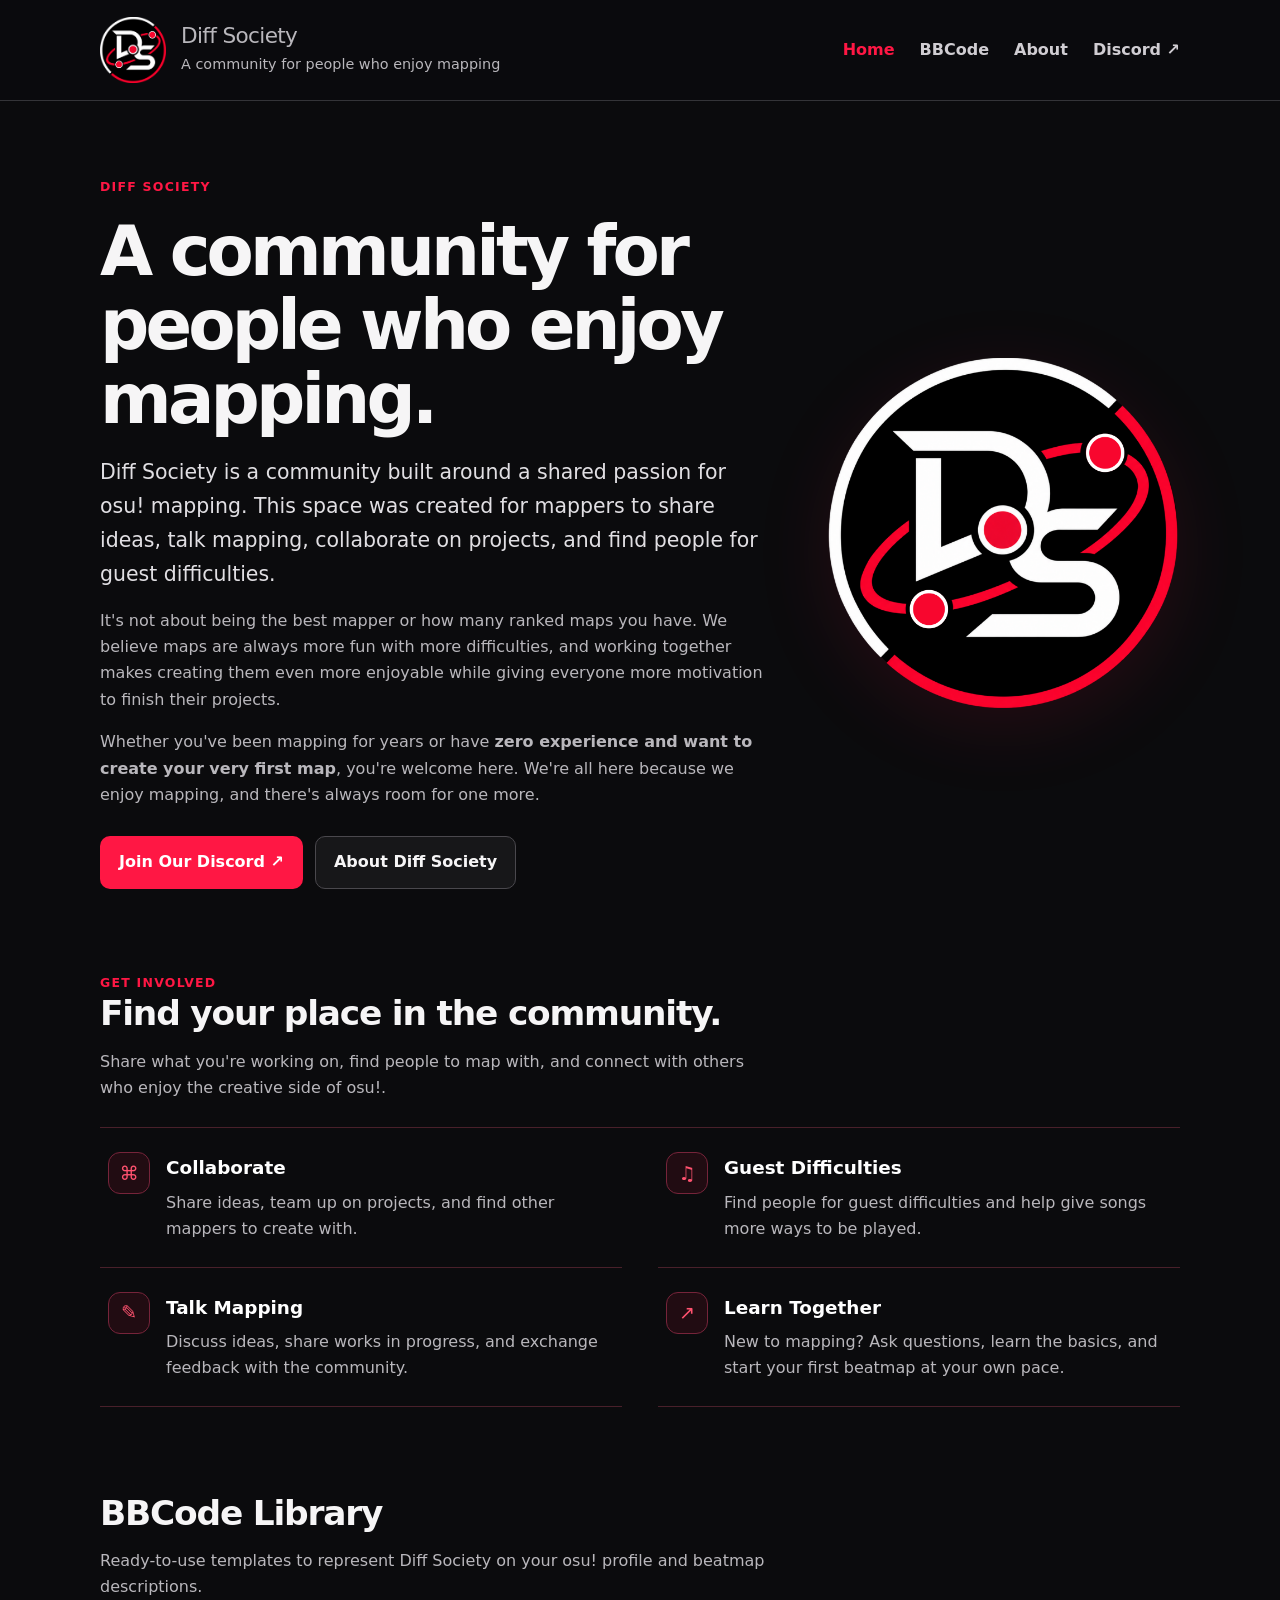
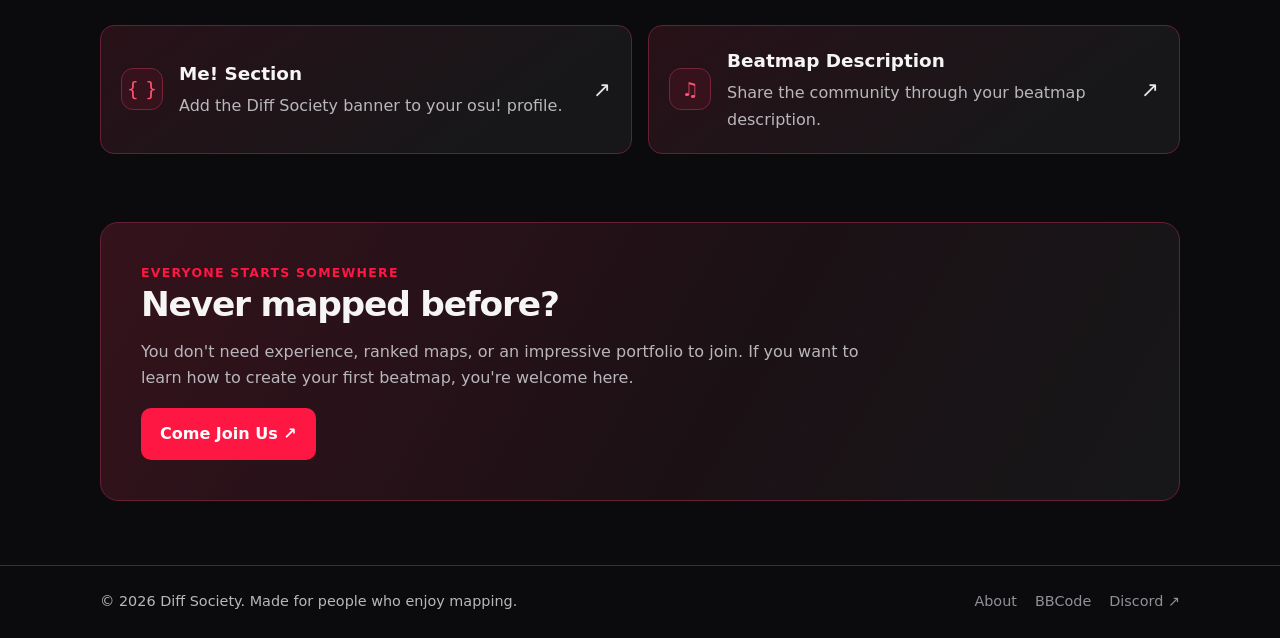
<file: index.html>
<!doctype html>
<html lang="en"><head><meta charset="utf-8"><meta name="viewport" content="width=device-width, initial-scale=1"><meta name="theme-color" content="#0b0b0d"><meta name="description" content="Diff Society is an osu! mapping community for people who enjoy mapping, sharing ideas, and collaborating."><title>Home | Diff Society</title><link rel="icon" type="image/png" href="/assets/diff-society-logo.png"><link rel="stylesheet" href="/styles.css"><script src="/script.js" defer></script></head>
<body><header class="site-header"><div class="header-inner"><a class="brand" href="/" aria-label="Diff Society home"><img src="/assets/diff-society-logo.png" alt="Diff Society logo"><div><p class="brand-name">Diff Society</p><p class="brand-tagline">A community for people who enjoy mapping</p></div></a><button class="menu-toggle" type="button" aria-expanded="false" aria-controls="site-nav" aria-label="Toggle navigation">☰</button><nav class="nav" id="site-nav" aria-label="Main navigation"><a href="/" aria-current="page">Home</a>
<a href="/bbcode/">BBCode</a>
<a href="/about/">About</a>
<a href="https://discord.gg/DzFFTmM8br">Discord ↗</a></nav></div></header><main>

<section class="hero hero-layout"><div class="hero-copy"><p class="eyebrow">Diff Society</p><h1>A community for people who enjoy mapping.</h1>
<p class="lead">Diff Society is a community built around a shared passion for osu! mapping. This space was created for mappers to share ideas, talk mapping, collaborate on projects, and find people for guest difficulties.</p>
<p>It's not about being the best mapper or how many ranked maps you have. We believe maps are always more fun with more difficulties, and working together makes creating them even more enjoyable while giving everyone more motivation to finish their projects.</p>
<p>Whether you've been mapping for years or have <strong>zero experience and want to create your very first map</strong>, you're welcome here. We're all here because we enjoy mapping, and there's always room for one more.</p>
<div class="actions"><a class="button button-primary" href="https://discord.gg/DzFFTmM8br" target="_blank" rel="noopener noreferrer">Join Our Discord ↗</a><a class="button button-secondary" href="/about/">About Diff Society</a></div></div><div class="hero-mark"><img src="/assets/diff-society-logo.png" alt="Diff Society red and white emblem"></div></section>
<section class="section"><div class="section-intro"><div class="eyebrow">Get involved</div><h2>Find your place in the community.</h2><p>Share what you're working on, find people to map with, and connect with others who enjoy the creative side of osu!.</p></div>
<div class="community-features"><article class="feature-item"><div class="feature-icon">⌘</div><div><h3>Collaborate</h3><p>Share ideas, team up on projects, and find other mappers to create with.</p></div></article><article class="feature-item"><div class="feature-icon">♫</div><div><h3>Guest Difficulties</h3><p>Find people for guest difficulties and help give songs more ways to be played.</p></div></article><article class="feature-item"><div class="feature-icon">✎</div><div><h3>Talk Mapping</h3><p>Discuss ideas, share works in progress, and exchange feedback with the community.</p></div></article><article class="feature-item"><div class="feature-icon">↗</div><div><h3>Learn Together</h3><p>New to mapping? Ask questions, learn the basics, and start your first beatmap at your own pace.</p></div></article></div></section>
<section class="section"><div class="section-intro"><h2>BBCode Library</h2><p>Ready-to-use templates to represent Diff Society on your osu! profile and beatmap descriptions.</p></div><div class="grid">
<a class="link-card" href="/me-section/"><div class="card-icon">{ }</div><div class="link-card-copy"><h3>Me! Section</h3><p>Add the Diff Society banner to your osu! profile.</p></div><span class="arrow">↗</span></a>
<a class="link-card" href="/map-description/"><div class="card-icon">♫</div><div class="link-card-copy"><h3>Beatmap Description</h3><p>Share the community through your beatmap description.</p></div><span class="arrow">↗</span></a></div></section>
<section class="callout"><div class="eyebrow">Everyone starts somewhere</div><h2>Never mapped before?</h2><p>You don't need experience, ranked maps, or an impressive portfolio to join. If you want to learn how to create your first beatmap, you're welcome here.</p><a class="button button-primary" href="https://discord.gg/DzFFTmM8br" target="_blank" rel="noopener noreferrer">Come Join Us ↗</a></section>
</main><footer class="site-footer"><div class="footer-inner"><p>© <span data-year></span> Diff Society. Made for people who enjoy mapping.</p><div class="footer-links"><a href="/about/">About</a><a href="/bbcode/">BBCode</a><a href="https://discord.gg/DzFFTmM8br" target="_blank" rel="noopener noreferrer">Discord ↗</a></div></div></footer></body></html>
</file>
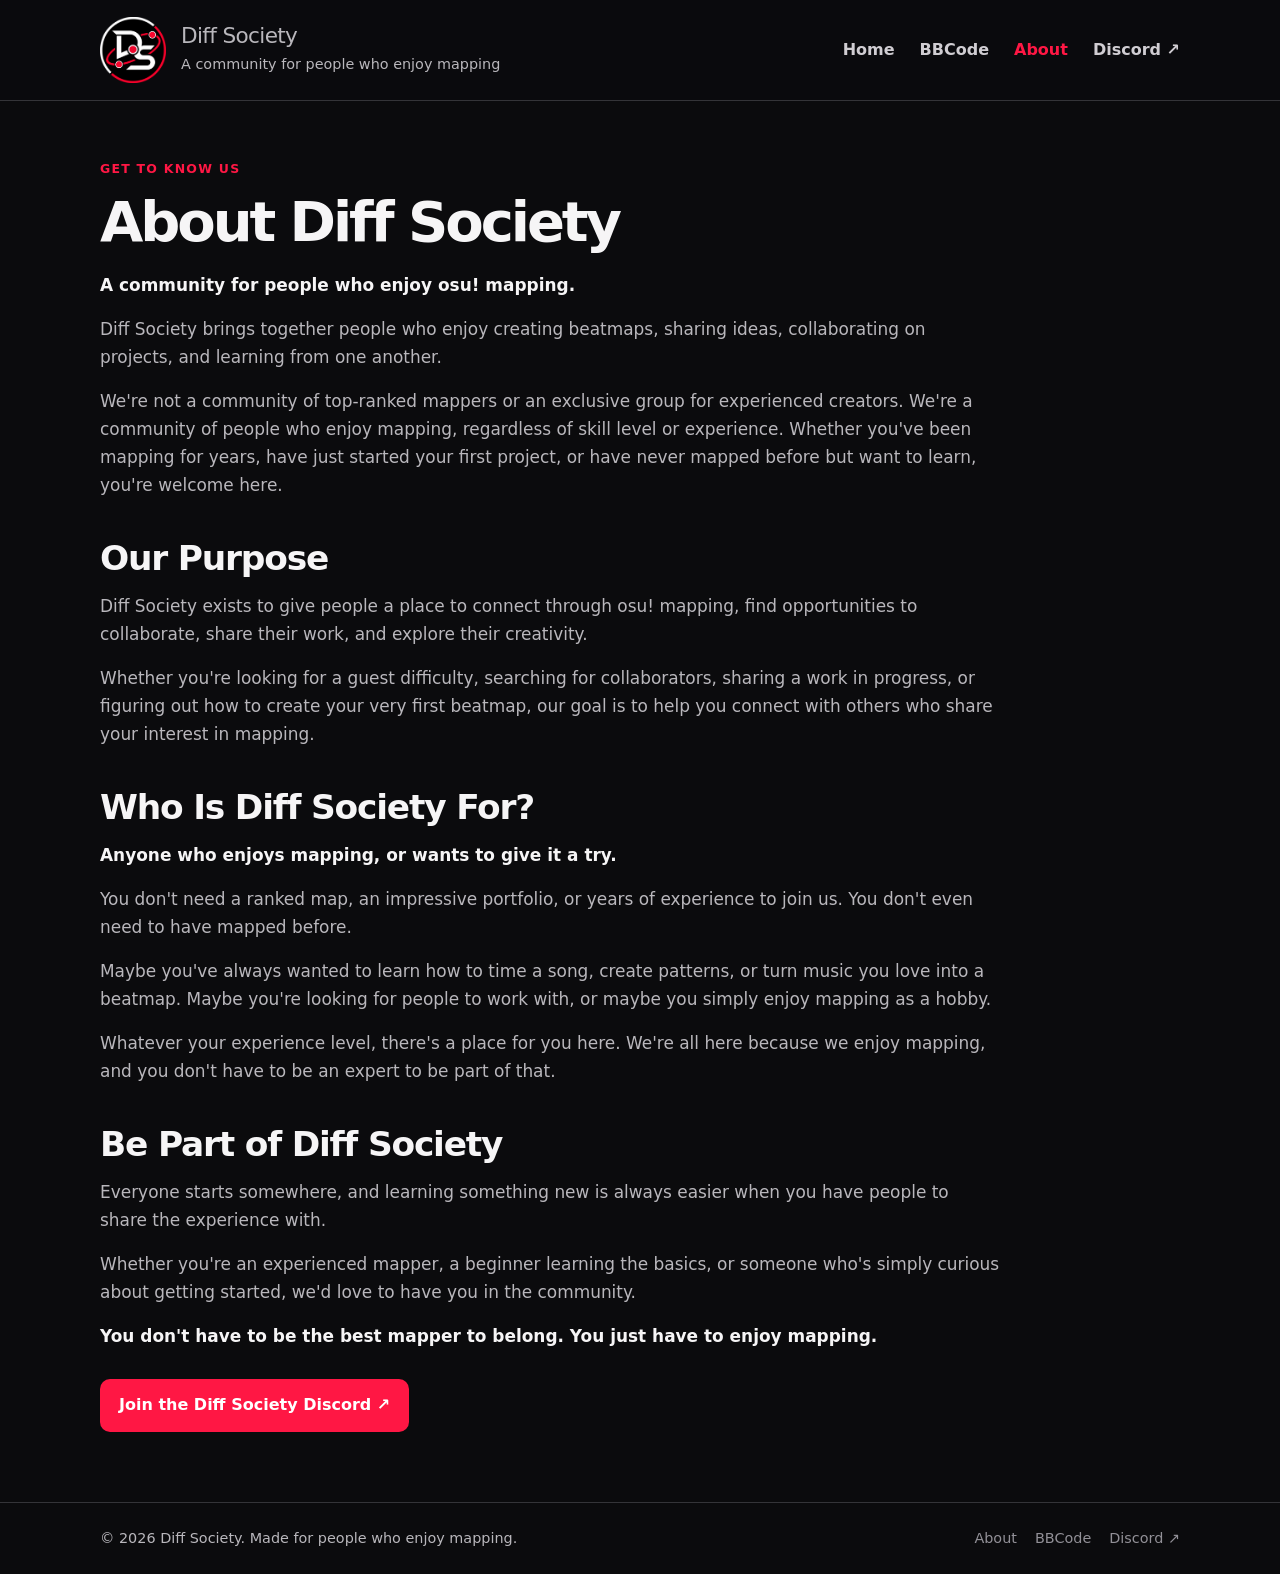
<file: about/index.html>
<!doctype html>
<html lang="en"><head><meta charset="utf-8"><meta name="viewport" content="width=device-width, initial-scale=1"><meta name="theme-color" content="#0b0b0d"><meta name="description" content="Diff Society is an osu! mapping community for people who enjoy mapping, sharing ideas, and collaborating."><title>About | Diff Society</title><link rel="icon" type="image/png" href="/assets/diff-society-logo.png"><link rel="stylesheet" href="/styles.css"><script src="/script.js" defer></script></head>
<body><header class="site-header"><div class="header-inner"><a class="brand" href="/" aria-label="Diff Society home"><img src="/assets/diff-society-logo.png" alt="Diff Society logo"><div><p class="brand-name">Diff Society</p><p class="brand-tagline">A community for people who enjoy mapping</p></div></a><button class="menu-toggle" type="button" aria-expanded="false" aria-controls="site-nav" aria-label="Toggle navigation">☰</button><nav class="nav" id="site-nav" aria-label="Main navigation"><a href="/">Home</a>
<a href="/bbcode/">BBCode</a>
<a href="/about/" aria-current="page">About</a>
<a href="https://discord.gg/DzFFTmM8br">Discord ↗</a></nav></div></header><main>

<article class="prose"><div class="page-label">Get to know us</div><h1>About Diff Society</h1><p class="lead"><strong>A community for people who enjoy osu! mapping.</strong></p>
<p>Diff Society brings together people who enjoy creating beatmaps, sharing ideas, collaborating on projects, and learning from one another.</p>
<p>We're not a community of top-ranked mappers or an exclusive group for experienced creators. We're a community of people who enjoy mapping, regardless of skill level or experience. Whether you've been mapping for years, have just started your first project, or have never mapped before but want to learn, you're welcome here.</p>
<h2>Our Purpose</h2><p>Diff Society exists to give people a place to connect through osu! mapping, find opportunities to collaborate, share their work, and explore their creativity.</p><p>Whether you're looking for a guest difficulty, searching for collaborators, sharing a work in progress, or figuring out how to create your very first beatmap, our goal is to help you connect with others who share your interest in mapping.</p>
<h2>Who Is Diff Society For?</h2><p><strong>Anyone who enjoys mapping, or wants to give it a try.</strong></p><p>You don't need a ranked map, an impressive portfolio, or years of experience to join us. You don't even need to have mapped before.</p><p>Maybe you've always wanted to learn how to time a song, create patterns, or turn music you love into a beatmap. Maybe you're looking for people to work with, or maybe you simply enjoy mapping as a hobby.</p><p>Whatever your experience level, there's a place for you here. We're all here because we enjoy mapping, and you don't have to be an expert to be part of that.</p>
<h2>Be Part of Diff Society</h2><p>Everyone starts somewhere, and learning something new is always easier when you have people to share the experience with.</p><p>Whether you're an experienced mapper, a beginner learning the basics, or someone who's simply curious about getting started, we'd love to have you in the community.</p><p><strong>You don't have to be the best mapper to belong. You just have to enjoy mapping.</strong></p><div class="actions"><a class="button button-primary" href="https://discord.gg/DzFFTmM8br" target="_blank" rel="noopener noreferrer">Join the Diff Society Discord ↗</a></div></article>
</main><footer class="site-footer"><div class="footer-inner"><p>© <span data-year></span> Diff Society. Made for people who enjoy mapping.</p><div class="footer-links"><a href="/about/">About</a><a href="/bbcode/">BBCode</a><a href="https://discord.gg/DzFFTmM8br" target="_blank" rel="noopener noreferrer">Discord ↗</a></div></div></footer></body></html>
</file>
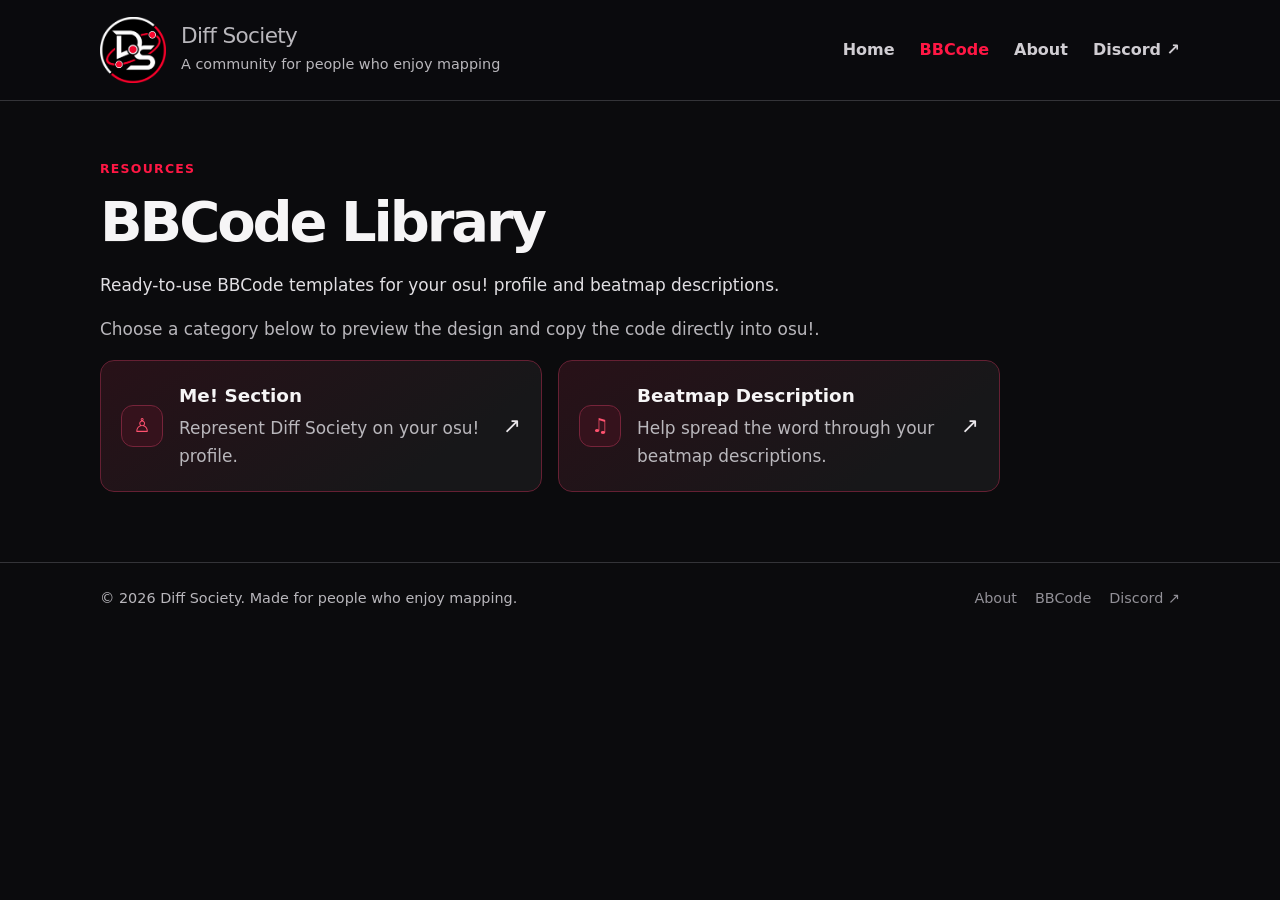
<file: bbcode/index.html>
<!doctype html>
<html lang="en"><head><meta charset="utf-8"><meta name="viewport" content="width=device-width, initial-scale=1"><meta name="theme-color" content="#0b0b0d"><meta name="description" content="Diff Society is an osu! mapping community for people who enjoy mapping, sharing ideas, and collaborating."><title>BBCode Library | Diff Society</title><link rel="icon" type="image/png" href="/assets/diff-society-logo.png"><link rel="stylesheet" href="/styles.css"><script src="/script.js" defer></script></head>
<body><header class="site-header"><div class="header-inner"><a class="brand" href="/" aria-label="Diff Society home"><img src="/assets/diff-society-logo.png" alt="Diff Society logo"><div><p class="brand-name">Diff Society</p><p class="brand-tagline">A community for people who enjoy mapping</p></div></a><button class="menu-toggle" type="button" aria-expanded="false" aria-controls="site-nav" aria-label="Toggle navigation">☰</button><nav class="nav" id="site-nav" aria-label="Main navigation"><a href="/">Home</a>
<a href="/bbcode/" aria-current="page">BBCode</a>
<a href="/about/">About</a>
<a href="https://discord.gg/DzFFTmM8br">Discord ↗</a></nav></div></header><main>

<section class="prose"><div class="page-label">Resources</div><h1>BBCode Library</h1><p class="lead">Ready-to-use BBCode templates for your osu! profile and beatmap descriptions.</p><p>Choose a category below to preview the design and copy the code directly into osu!.</p>
<div class="grid"><a class="link-card" href="/me-section/"><div class="card-icon">♙</div><div class="link-card-copy"><h3>Me! Section</h3><p>Represent Diff Society on your osu! profile.</p></div><span class="arrow">↗</span></a><a class="link-card" href="/map-description/"><div class="card-icon">♫</div><div class="link-card-copy"><h3>Beatmap Description</h3><p>Help spread the word through your beatmap descriptions.</p></div><span class="arrow">↗</span></a></div></section>
</main><footer class="site-footer"><div class="footer-inner"><p>© <span data-year></span> Diff Society. Made for people who enjoy mapping.</p><div class="footer-links"><a href="/about/">About</a><a href="/bbcode/">BBCode</a><a href="https://discord.gg/DzFFTmM8br" target="_blank" rel="noopener noreferrer">Discord ↗</a></div></div></footer></body></html>
</file>
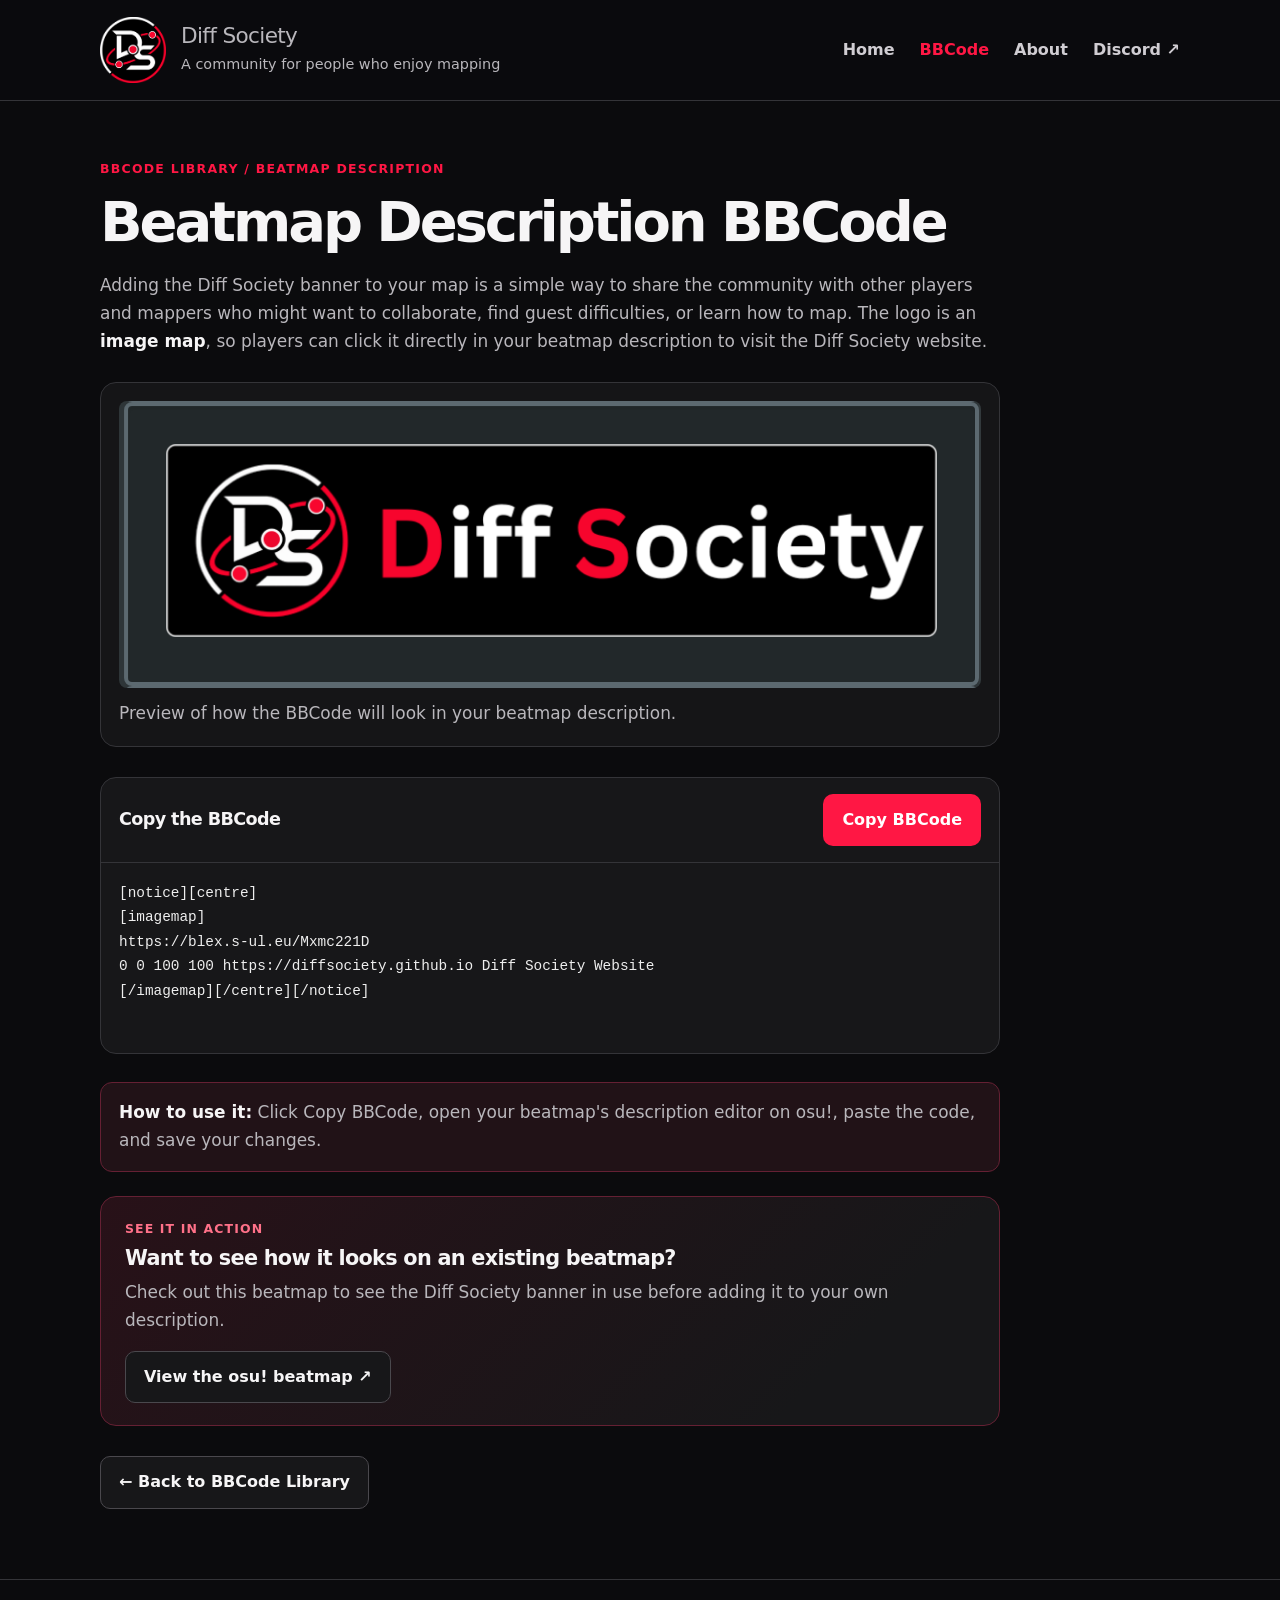
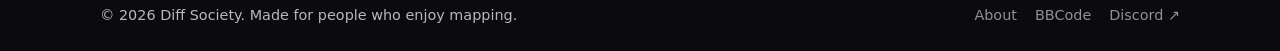
<file: map-description/index.html>
<!doctype html>
<html lang="en"><head><meta charset="utf-8"><meta name="viewport" content="width=device-width, initial-scale=1"><meta name="theme-color" content="#0b0b0d"><meta name="description" content="Diff Society is an osu! mapping community for people who enjoy mapping, sharing ideas, and collaborating."><title>Beatmap Description BBCode | Diff Society</title><link rel="icon" type="image/png" href="/assets/diff-society-logo.png"><link rel="stylesheet" href="/styles.css"><script src="/script.js" defer></script></head>
<body><header class="site-header"><div class="header-inner"><a class="brand" href="/" aria-label="Diff Society home"><img src="/assets/diff-society-logo.png" alt="Diff Society logo"><div><p class="brand-name">Diff Society</p><p class="brand-tagline">A community for people who enjoy mapping</p></div></a><button class="menu-toggle" type="button" aria-expanded="false" aria-controls="site-nav" aria-label="Toggle navigation">☰</button><nav class="nav" id="site-nav" aria-label="Main navigation"><a href="/">Home</a>
<a href="/bbcode/" aria-current="page">BBCode</a>
<a href="/about/">About</a>
<a href="https://discord.gg/DzFFTmM8br">Discord ↗</a></nav></div></header><main>

<section class="prose"><div class="page-label">BBCode Library / Beatmap Description</div><h1>Beatmap Description BBCode</h1>
<p>Adding the Diff Society banner to your map is a simple way to share the community with other players and mappers who might want to collaborate, find guest difficulties, or learn how to map. The logo is an <strong>image map</strong>, so players can click it directly in your beatmap description to visit the Diff Society website.</p>
<div class="preview-frame"><img src="/assets/map-description-preview.png" alt="Preview of the Diff Society beatmap description banner"><p class="preview-caption">Preview of how the BBCode will look in your beatmap description.</p></div>
<div class="code-panel"><div class="code-heading"><h2>Copy the BBCode</h2><button class="button button-primary" type="button" data-copy-target="map-code" data-copy-status="map-status">Copy BBCode</button></div><div class="code-content"><pre id="map-code">[notice][centre]
[imagemap]
https://blex.s-ul.eu/Mxmc221D
0 0 100 100 https://diffsociety.github.io Diff Society Website
[/imagemap][/centre][/notice]</pre><p class="copy-status" id="map-status" aria-live="polite"></p></div></div>
<div class="note"><p><strong>How to use it:</strong> Click Copy BBCode, open your beatmap's description editor on osu!, paste the code, and save your changes.</p></div>
<div class="example-link"><p class="example-kicker">See it in action</p><h2>Want to see how it looks on an existing beatmap?</h2><p>Check out this beatmap to see the Diff Society banner in use before adding it to your own description.</p><a class="button button-secondary" href="https://osu.ppy.sh/beatmapsets/2603941#osu/5823912" target="_blank" rel="noopener noreferrer">View the osu! beatmap ↗</a></div>
<a class="button button-secondary" href="/bbcode/">← Back to BBCode Library</a></section>
</main><footer class="site-footer"><div class="footer-inner"><p>© <span data-year></span> Diff Society. Made for people who enjoy mapping.</p><div class="footer-links"><a href="/about/">About</a><a href="/bbcode/">BBCode</a><a href="https://discord.gg/DzFFTmM8br" target="_blank" rel="noopener noreferrer">Discord ↗</a></div></div></footer></body></html>
</file>
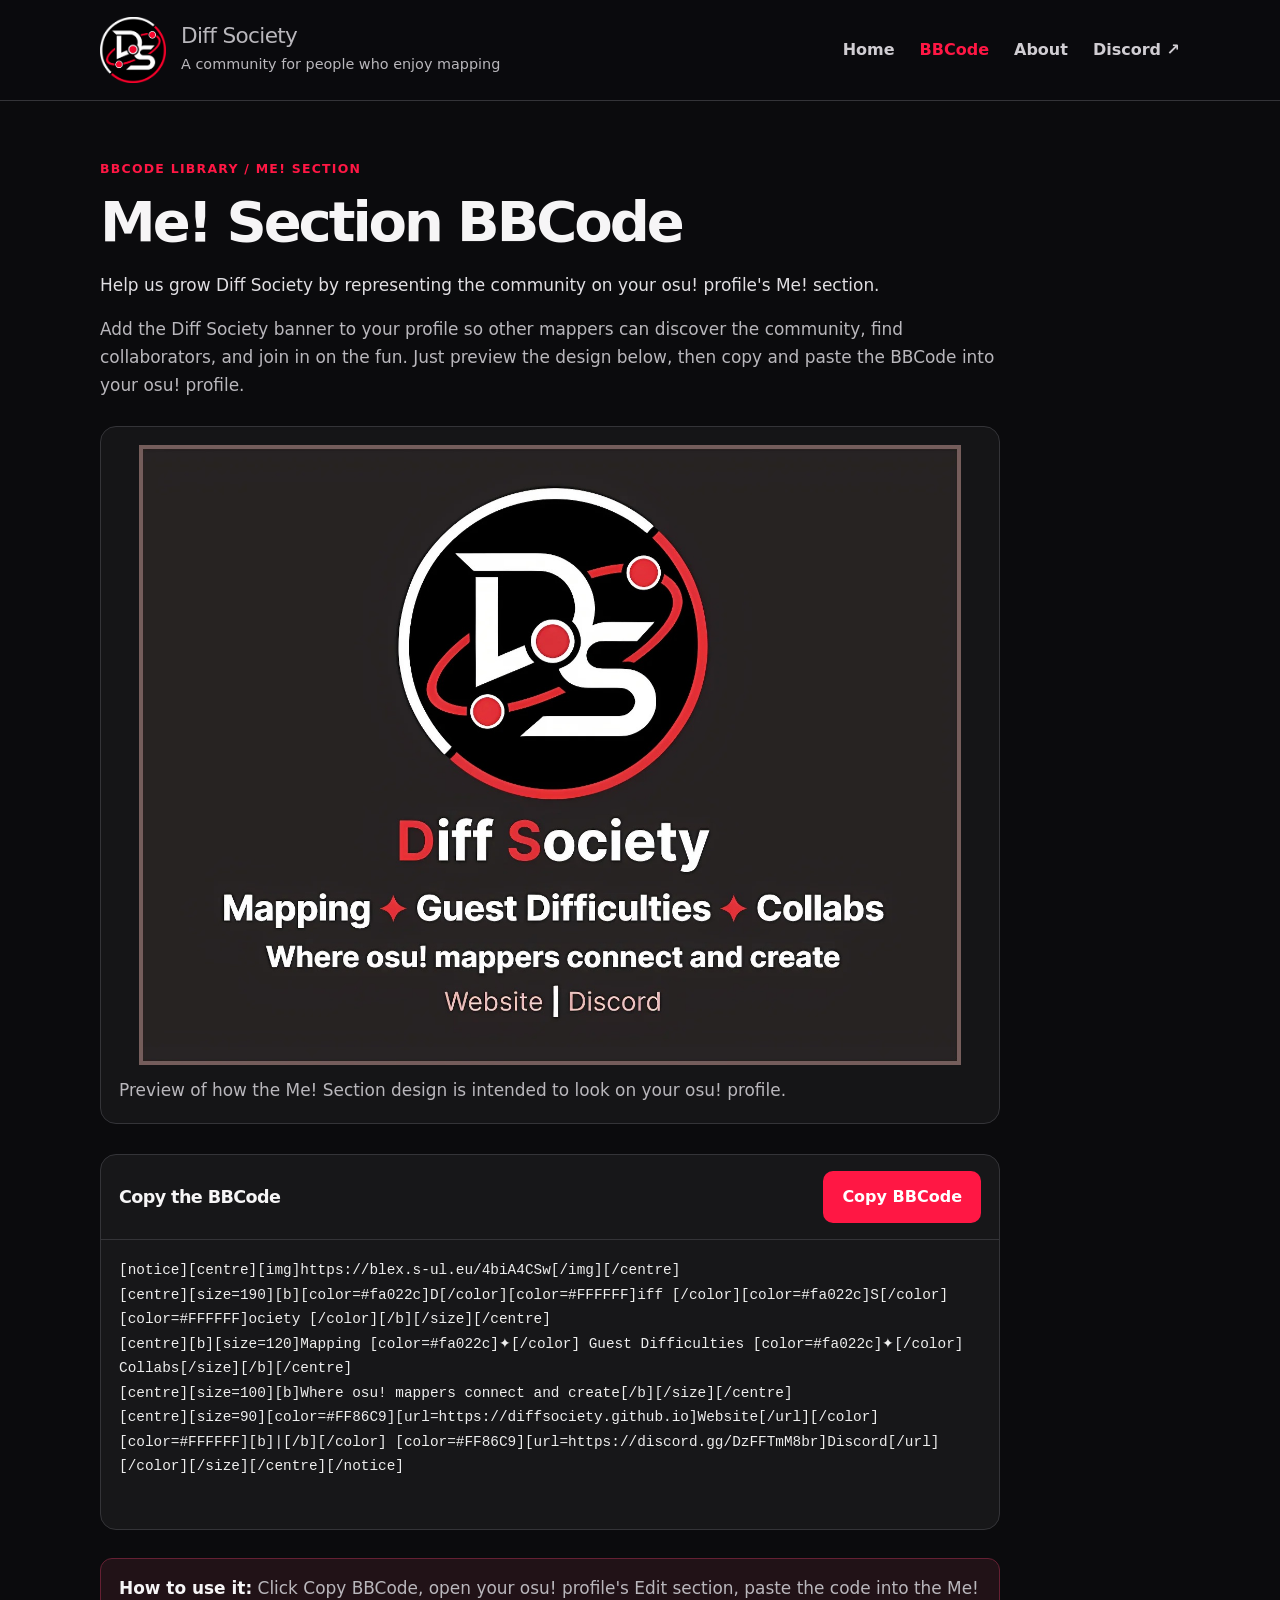
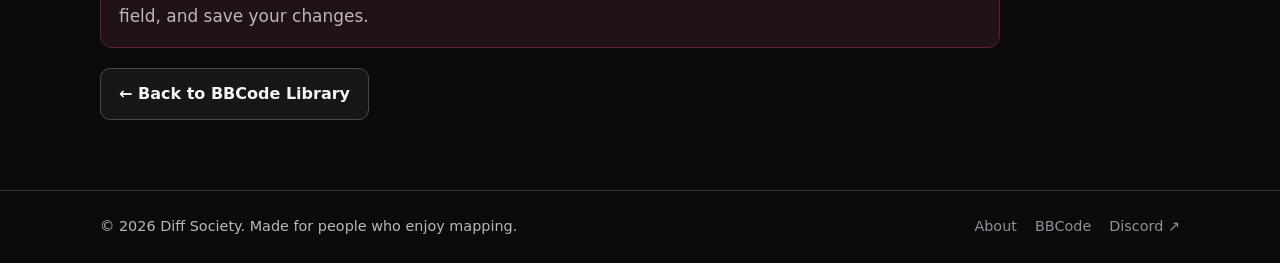
<file: me-section/index.html>
<!doctype html>
<html lang="en"><head><meta charset="utf-8"><meta name="viewport" content="width=device-width, initial-scale=1"><meta name="theme-color" content="#0b0b0d"><meta name="description" content="Diff Society is an osu! mapping community for people who enjoy mapping, sharing ideas, and collaborating."><title>Me! Section BBCode | Diff Society</title><link rel="icon" type="image/png" href="/assets/diff-society-logo.png"><link rel="stylesheet" href="/styles.css"><script src="/script.js" defer></script></head>
<body><header class="site-header"><div class="header-inner"><a class="brand" href="/" aria-label="Diff Society home"><img src="/assets/diff-society-logo.png" alt="Diff Society logo"><div><p class="brand-name">Diff Society</p><p class="brand-tagline">A community for people who enjoy mapping</p></div></a><button class="menu-toggle" type="button" aria-expanded="false" aria-controls="site-nav" aria-label="Toggle navigation">☰</button><nav class="nav" id="site-nav" aria-label="Main navigation"><a href="/">Home</a>
<a href="/bbcode/" aria-current="page">BBCode</a>
<a href="/about/">About</a>
<a href="https://discord.gg/DzFFTmM8br">Discord ↗</a></nav></div></header><main>

<section class="prose"><div class="page-label">BBCode Library / Me! Section</div><h1>Me! Section BBCode</h1>
<p class="lead">Help us grow Diff Society by representing the community on your osu! profile's Me! section.</p>
<p>Add the Diff Society banner to your profile so other mappers can discover the community, find collaborators, and join in on the fun. Just preview the design below, then copy and paste the BBCode into your osu! profile.</p>
<div class="preview-frame"><img src="/assets/me-section-preview.jpg" alt="Preview of the Diff Society Me! Section profile banner"><p class="preview-caption">Preview of how the Me! Section design is intended to look on your osu! profile.</p></div>
<div class="code-panel"><div class="code-heading"><h2>Copy the BBCode</h2><button class="button button-primary" type="button" data-copy-target="me-code" data-copy-status="me-status">Copy BBCode</button></div><div class="code-content"><pre id="me-code">[notice][centre][img]https://blex.s-ul.eu/4biA4CSw[/img][/centre]
[centre][size=190][b][color=#fa022c]D[/color][color=#FFFFFF]iff [/color][color=#fa022c]S[/color][color=#FFFFFF]ociety [/color][/b][/size][/centre]
[centre][b][size=120]Mapping [color=#fa022c]✦[/color] Guest Difficulties [color=#fa022c]✦[/color] Collabs[/size][/b][/centre]
[centre][size=100][b]Where osu! mappers connect and create[/b][/size][/centre]
[centre][size=90][color=#FF86C9][url=https://diffsociety.github.io]Website[/url][/color] [color=#FFFFFF][b]|[/b][/color] [color=#FF86C9][url=https://discord.gg/DzFFTmM8br]Discord[/url][/color][/size][/centre][/notice]</pre><p class="copy-status" id="me-status" aria-live="polite"></p></div></div>
<div class="note"><p><strong>How to use it:</strong> Click Copy BBCode, open your osu! profile's Edit section, paste the code into the Me! field, and save your changes.</p></div>
<a class="button button-secondary" href="/bbcode/">← Back to BBCode Library</a></section>
</main><footer class="site-footer"><div class="footer-inner"><p>© <span data-year></span> Diff Society. Made for people who enjoy mapping.</p><div class="footer-links"><a href="/about/">About</a><a href="/bbcode/">BBCode</a><a href="https://discord.gg/DzFFTmM8br" target="_blank" rel="noopener noreferrer">Discord ↗</a></div></div></footer></body></html>
</file>
<file: styles.css>
:root{--bg:#0b0b0d;--panel:#171719;--panel2:#202023;--text:#f6f5f6;--muted:#b9b7bc;--red:#ff1744;--border:#343438;--max:1080px}
*{box-sizing:border-box}html{scroll-behavior:smooth}body{margin:0;background:var(--bg);color:var(--text);font-family:Inter,ui-sans-serif,system-ui,-apple-system,BlinkMacSystemFont,"Segoe UI",sans-serif;line-height:1.65}
a{color:inherit;text-decoration:none}a:focus-visible,button:focus-visible{outline:2px solid var(--red);outline-offset:4px}
.site-header{border-bottom:1px solid var(--border);background:rgba(11,11,13,.96)}
.header-inner{width:min(var(--max),calc(100% - 40px));margin:auto;min-height:100px;display:flex;align-items:center;justify-content:space-between;gap:24px}
.brand{display:flex;align-items:center;gap:15px;min-width:0}.brand img{width:66px;height:66px;object-fit:contain}.brand-name{margin:0;font-size:1.35rem;line-height:1.2;letter-spacing:-.03em}.brand-tagline{margin:4px 0 0;color:var(--muted);font-size:.9rem}
.nav{display:flex;align-items:center;gap:25px;flex-wrap:wrap}.nav a{color:#d0cdd2;font-weight:600}.nav a:hover,.nav a[aria-current=page]{color:var(--red)}
.menu-toggle{display:none;color:var(--text);border:1px solid var(--border);background:var(--panel);border-radius:10px;padding:8px 12px;font-size:1.1rem}
main{width:min(var(--max),calc(100% - 40px));margin:auto}.hero{padding:76px 0 50px;max-width:100%}.hero-layout{display:grid;grid-template-columns:minmax(0,1.5fr) minmax(240px,.8fr);align-items:center;gap:clamp(28px,5vw,72px)}.hero-copy{min-width:0}.hero-mark{display:flex;align-items:center;justify-content:center}.hero-mark img{display:block;width:min(100%,350px);height:auto;filter:drop-shadow(0 18px 35px rgba(255,23,68,.10));}.eyebrow,.page-label{color:var(--red);font-size:.78rem;font-weight:700;letter-spacing:.10em;text-transform:uppercase}
h1{font-size:clamp(2.35rem,6vw,4.3rem);line-height:1.08;letter-spacing:-.055em;margin:12px 0 20px}h2{font-size:clamp(1.55rem,3vw,2.15rem);line-height:1.2;letter-spacing:-.035em;margin:0 0 14px}h3{margin:0 0 8px;font-size:1.15rem}
p{color:var(--muted);margin:0 0 16px}.lead{font-size:clamp(1.08rem,2.2vw,1.28rem);color:#e1dfe3;max-width:780px}
.actions{display:flex;flex-wrap:wrap;gap:12px;margin-top:28px}.button{display:inline-flex;align-items:center;justify-content:center;gap:8px;padding:12px 18px;border-radius:10px;font-weight:750;border:1px solid transparent;cursor:pointer;font:inherit;font-weight:750}
.button-primary{background:var(--red);color:#fff}.button-primary:hover{background:#e8103a}.button-secondary{border-color:#4a484d;background:var(--panel);color:var(--text)}.button-secondary:hover{border-color:var(--red)}
.section{padding:34px 0 52px}.section-intro{max-width:680px;margin-bottom:24px}.grid{display:grid;grid-template-columns:repeat(2,minmax(0,1fr));gap:16px}
.card{background:linear-gradient(145deg,#241116 0%,#171719 72%);border:1px solid #652033;border-radius:16px;padding:24px}.card p:last-child{margin-bottom:0}
.card-icon{width:42px;height:42px;display:grid;place-items:center;background:#35121c;color:#ff526f;border:1px solid #76243a;border-radius:12px;margin-bottom:18px;font-size:1.2rem}
.link-card{display:flex;align-items:center;gap:16px;border:1px solid #652033;background:linear-gradient(145deg,#281118 0%,#171719 76%);border-radius:14px;padding:20px;transition:border-color .15s,transform .15s}.link-card:hover{border-color:var(--red);transform:translateY(-2px)}.link-card .card-icon{margin:0;flex:0 0 42px}.link-card-copy{flex:1}.link-card-copy h3{margin-bottom:4px}.link-card-copy p{margin:0}.arrow{color:#e9e6ea;font-size:1.35rem}
.callout{border:1px solid #652033;background:linear-gradient(120deg,#35121c,#1b1115 58%,#171719 100%);border-radius:18px;padding:clamp(24px,5vw,40px);margin:16px 0 64px}.callout p{max-width:760px}
.prose{max-width:900px;padding:58px 0 70px}.prose h1{font-size:clamp(2.2rem,5vw,3.5rem)}.prose h2{margin-top:38px}.prose p{font-size:1.06rem}.prose strong{color:var(--text)}
.preview-frame{margin:26px 0 30px;background:#151517;border:1px solid #343438;border-radius:16px;padding:18px}.preview-frame img{display:block;width:100%;height:auto;max-height:620px;object-fit:contain;border-radius:8px}.preview-caption{font-size:.9rem;margin:12px 0 0}
.code-panel{border:1px solid var(--border);border-radius:16px;background:var(--panel);overflow:hidden;margin:20px 0 28px}.code-heading{padding:16px 18px;display:flex;align-items:center;justify-content:space-between;gap:12px;border-bottom:1px solid var(--border)}.code-heading h2{font-size:1.1rem;margin:0}.code-content{padding:18px}.code-content pre{margin:0;white-space:pre-wrap;overflow-wrap:anywhere;color:#eee;font: .9rem/1.7 ui-monospace,SFMono-Regular,Consolas,"Liberation Mono",monospace;max-height:430px;overflow:auto;user-select:all}.copy-status{color:#ff91a7;font-size:.85rem;min-height:1.3em;margin:10px 0 0}
.note{padding:16px 18px;border:1px solid #652033;background:#211217;border-radius:12px;margin:20px 0}.note p{margin:0}
.image-map-explainer h2{font-size:1.25rem;margin:0 0 8px;color:var(--red)}.image-map-explainer p{margin:0}
.example-link{margin:24px 0 30px;padding:22px 24px;border:1px solid #652033;border-radius:16px;background:linear-gradient(135deg,#281118 0%,#171719 80%)}.example-link .example-kicker{margin:0 0 6px;color:#ff7189;font-size:.78rem;font-weight:800;letter-spacing:.09em;text-transform:uppercase}.example-link h2{font-size:1.3rem;margin:0 0 8px}.example-link p:not(.example-kicker){margin-bottom:16px}.example-link .button{display:inline-flex}

.site-footer{border-top:1px solid var(--border);color:#929097}.footer-inner{width:min(var(--max),calc(100% - 40px));margin:auto;padding:24px 0;display:flex;align-items:center;justify-content:space-between;gap:16px;flex-wrap:wrap;font-size:.9rem}.footer-inner p{margin:0;font-size:.9rem}.footer-links{display:flex;gap:18px}.footer-links a:hover{color:var(--red)}
@media(max-width:760px){.header-inner{min-height:84px;position:relative}.brand img{width:54px;height:54px}.brand-name{font-size:1.15rem}.brand-tagline{font-size:.78rem}.menu-toggle{display:inline-block}.nav{display:none;position:absolute;z-index:5;top:calc(100% - 1px);left:0;right:0;padding:16px;background:#151517;border:1px solid var(--border);border-radius:0 0 14px 14px;flex-direction:column;align-items:stretch;gap:0}.nav.open{display:flex}.nav a{padding:11px 4px}.grid{grid-template-columns:1fr}.hero{padding-top:54px}.preview-frame{padding:10px}.code-heading{align-items:flex-start;flex-direction:column}}

@media(max-width:760px){
.hero-layout{grid-template-columns:1fr;gap:26px;padding-top:46px}
.hero-mark{grid-row:1;justify-content:flex-start}
.hero-mark img{width:min(52vw,210px)}
.hero-copy{grid-row:2}
.header-inner{min-height:82px}
.brand img{width:52px;height:52px}
.brand-tagline{font-size:.78rem}
}

/* Informational community features are deliberately not styled as clickable cards. */
.community-features{display:grid;grid-template-columns:repeat(2,minmax(0,1fr));column-gap:36px;row-gap:0;margin-top:26px;border-top:1px solid #49202a}
.feature-item{display:flex;align-items:flex-start;gap:16px;padding:24px 8px;border-bottom:1px solid #49202a;min-width:0}
.feature-icon{flex:0 0 42px;width:42px;height:42px;display:grid;place-items:center;color:#ff526f;background:rgba(255,23,68,.09);border:1px solid #76243a;border-radius:12px;font-size:1.2rem}
.feature-item h3{margin:1px 0 6px;color:#fff}
.feature-item p{margin:0;color:var(--muted);line-height:1.65}
@media(max-width:760px){.community-features{grid-template-columns:1fr;column-gap:0}.feature-item{padding:20px 2px}}
</file>
